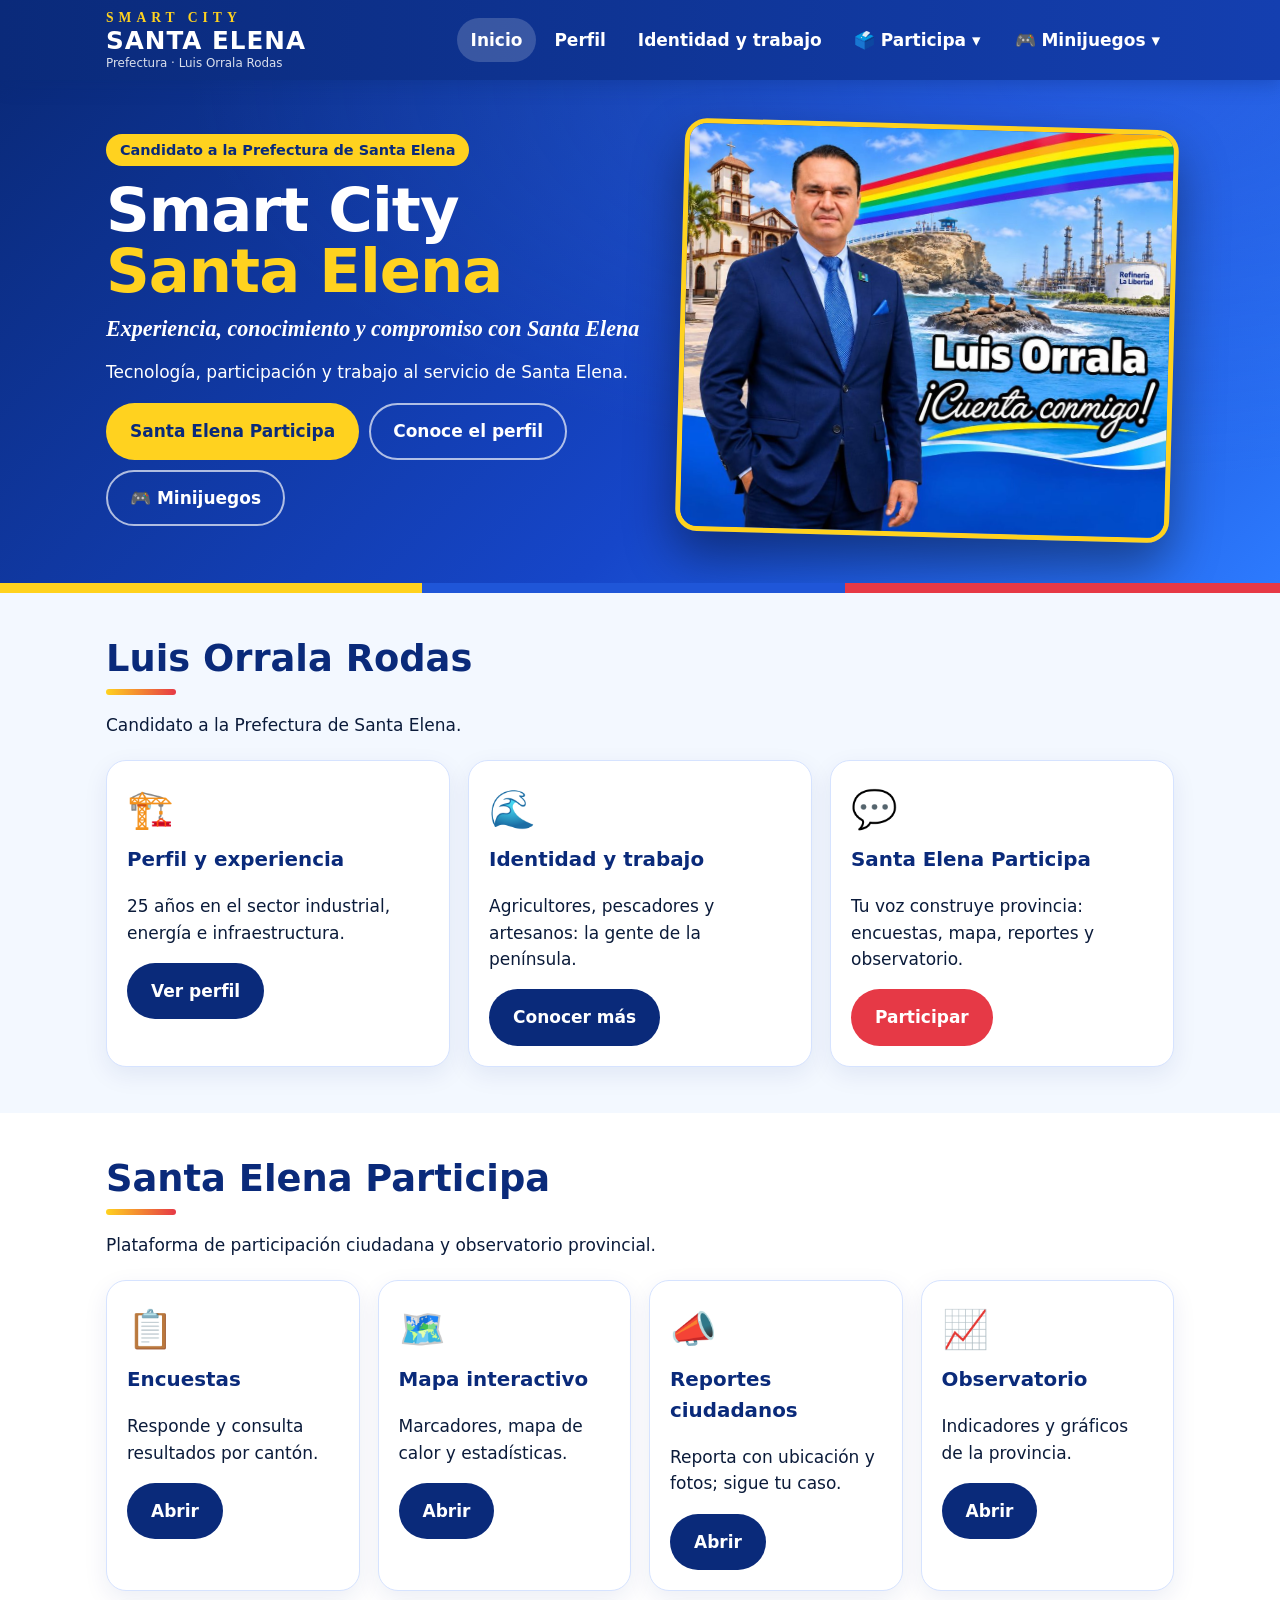
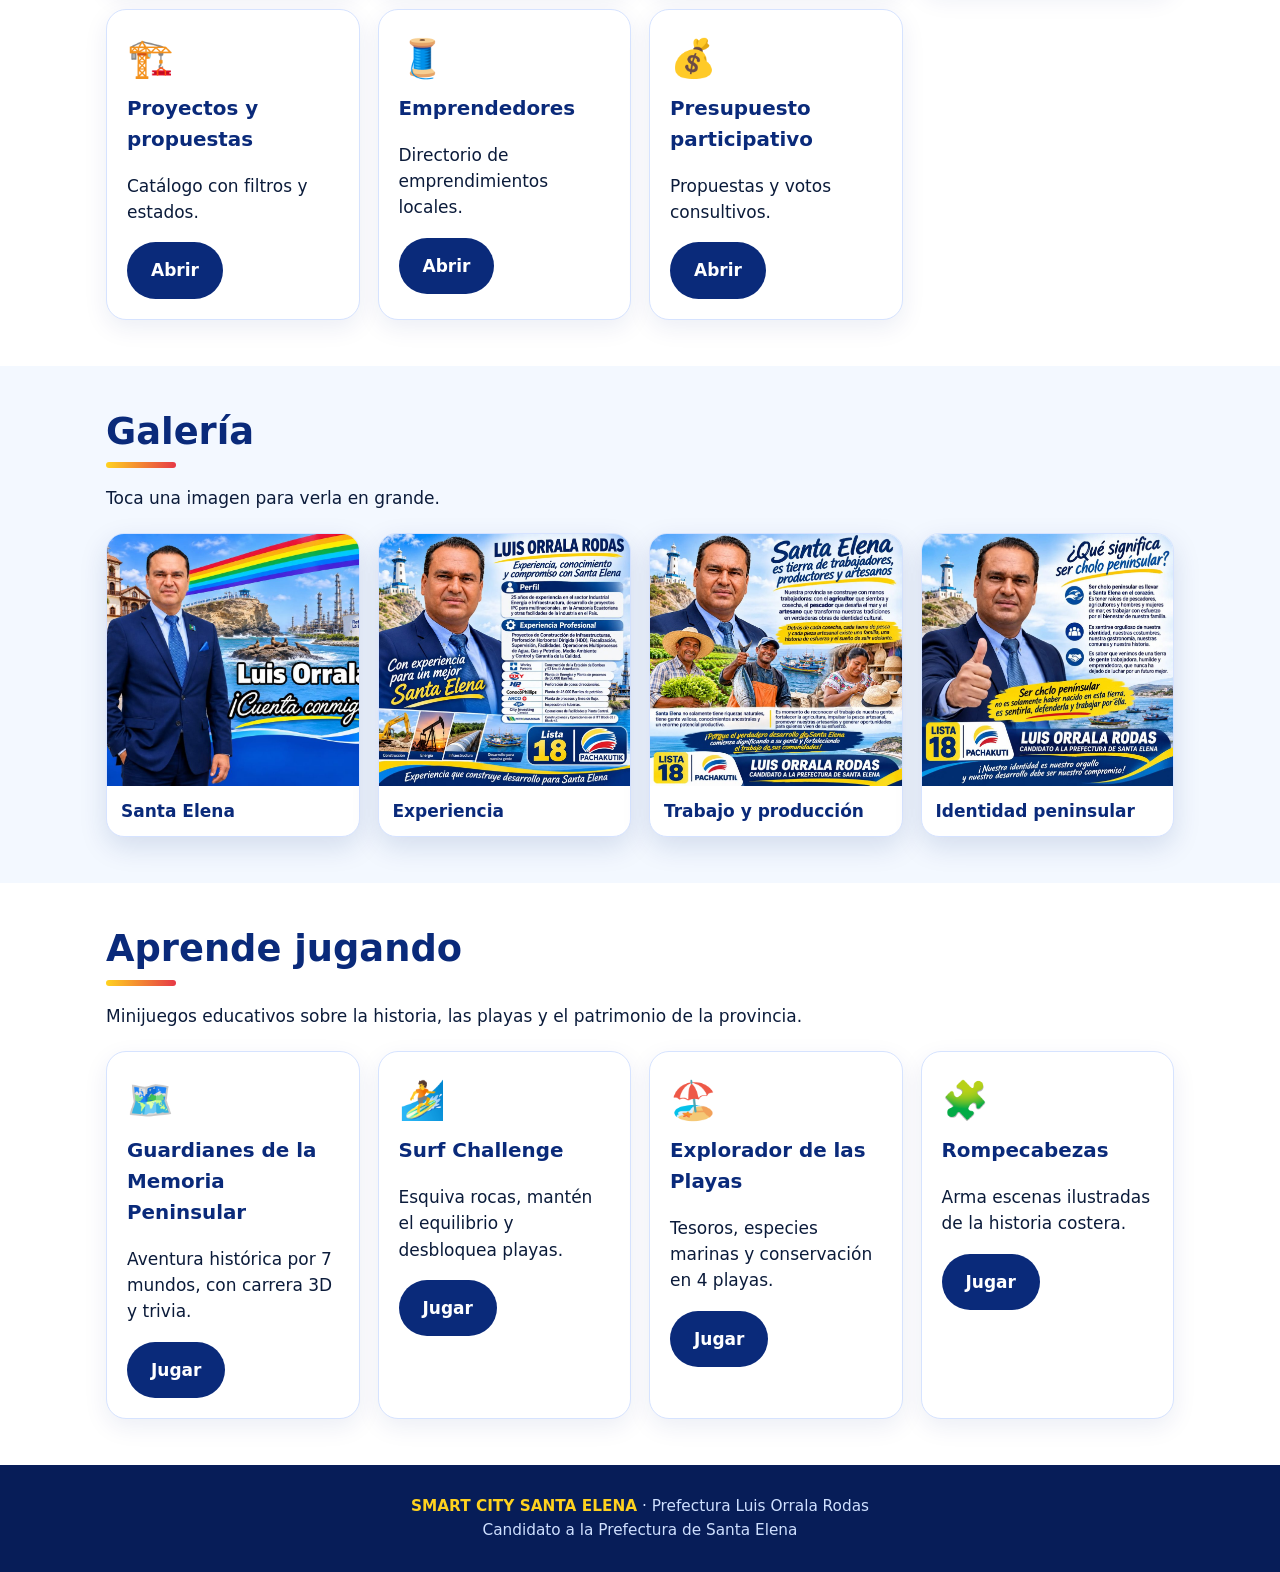
<file: index.html>
<!DOCTYPE html>
<html lang="es">
<head>
<meta charset="utf-8">
<meta name="viewport" content="width=device-width, initial-scale=1">
<meta name="theme-color" content="#0a2a7a">
<title>Smart City Santa Elena · Prefectura Luis Orrala Rodas</title>
<meta name="description" content="Smart City Santa Elena: sitio de Luis Orrala Rodas, candidato a la Prefectura de Santa Elena. Participación ciudadana, observatorio provincial y minijuegos educativos.">
<link rel="stylesheet" href="css/styles.css">
<link rel="stylesheet" href="css/site.css">
</head>
<body class="sitemode">
<a class="skip" href="#main">Saltar al contenido</a>
<header class="sh"><div class="sh-in">
<a class="brand" href="#inicio" onclick="Site.nav('inicio');return false"><span class="b1">SMART CITY</span><span class="b2">SANTA ELENA</span><small>Prefectura · Luis Orrala Rodas</small></a>
<button class="burger" id="bg" aria-label="Abrir menú" aria-expanded="false">☰</button>
<nav id="nv" aria-label="Principal">
<a href="#inicio" data-p="inicio" onclick="Site.nav('inicio');return false">Inicio</a>
<a href="#perfil" data-p="perfil" onclick="Site.nav('perfil');return false">Perfil</a>
<a href="#identidad" data-p="identidad" onclick="Site.nav('identidad');return false">Identidad y trabajo</a>
<div class="dd"><button class="nb" aria-haspopup="true">🗳️ Participa ▾</button><div class="ddm">
<button onclick="Site.px('')">Santa Elena Participa</button>
<button onclick="Site.px('encuestas')">📋 Encuestas</button>
<button onclick="Site.px('mapa')">🗺️ Mapa interactivo</button>
<button onclick="Site.px('reportes')">📣 Reportes ciudadanos</button>
<button onclick="Site.px('observatorio')">📈 Observatorio</button>
<button onclick="Site.px('proyectos')">🏗️ Proyectos y propuestas</button>
<button onclick="Site.px('emprendedores')">🧵 Emprendedores</button>
<button onclick="Site.px('presupuesto')">💰 Presupuesto participativo</button>
<button onclick="Site.px('admin')">🔐 Panel administrativo</button>
<button onclick="Site.px('privacidad')">🛡️ Privacidad</button></div></div>
<div class="dd"><button class="nb" aria-haspopup="true">🎮 Minijuegos ▾</button><div class="ddm">
<button onclick="Site.nav('minijuegos')">Ver todos los minijuegos</button>
<button onclick="Site.game('worlds')">🗺️ Guardianes de la Memoria</button>
<button onclick="Site.game('surfMenu')">🏄 Surf Challenge</button>
<button onclick="Site.game('playas')">🏖️ Explorador de las Playas</button>
<button onclick="Site.game('puzzles')">🧩 Rompecabezas</button>
<button onclick="Site.game('progress')">📊 Mi progreso</button></div></div>
</nav></div></header>
<div id="main"><main id="page"></main><div id="pxw" hidden><iframe id="pxf" title="Santa Elena Participa" allow="geolocation"></iframe></div><main id="app" hidden aria-live="polite"></main></div>
<footer class="sf" id="sf"></footer>
<div class="lb" id="lb" hidden onclick="this.hidden=true"></div>
<script src="js/data.js"></script>
<script src="js/storage.js"></script>
<script src="js/gl3d.js"></script>
<script src="js/game3d.js"></script>
<script src="js/puzzle.js"></script>
<script src="js/surf.js"></script>
<script src="js/playas.js"></script>
<script src="js/app.js"></script>
<script src="js/site.js"></script>
</body>
</html>
</file>
<file: css/styles.css>
:root{--gold:#f2c14e;--turq:#25d0c0;--deep:#06263d;--terra:#d9693f;--leaf:#38b36b;--txt:#f4f7f8;--card:#ffffff14;--bd:#ffffff2b;--fs:17px}
body.hc{--deep:#000;--card:#000;--bd:#fff;--txt:#fff;--gold:#ff0;--turq:#0ff}
body.big{--fs:22px}
body.calm *{animation:none!important;transition:none!important}
*{box-sizing:border-box}
body{margin:0;font:var(--fs)/1.55 "Segoe UI",system-ui,sans-serif;color:var(--txt);min-height:100vh;
background:radial-gradient(1200px 600px at 80% -10%,#1e6f8f55,transparent),radial-gradient(900px 500px at 0 100%,#d9693f33,transparent),linear-gradient(180deg,#06263d,#0a3d5c 60%,#0b2a3a);background-attachment:fixed}
#app{max-width:980px;margin:auto;padding:14px 14px 40px}
.page{animation:pg .5s ease both}@keyframes pg{from{opacity:0;transform:translateY(14px) scale(.985)}}
h1,h2,h3{font-family:Georgia,Cambria,serif;margin:.3em 0}
.gold{background:linear-gradient(90deg,#fff3c4,var(--gold),#e48b3a);-webkit-background-clip:text;background-clip:text;color:transparent}
.hero{position:relative;border-radius:26px;overflow:hidden;border:1px solid var(--bd);box-shadow:0 20px 60px #0008}
.hero svg{display:block;width:100%;height:auto}
.hero .ttl{position:absolute;left:0;right:0;top:6%;text-align:center;padding:0 12px}
.hero .ttl small{letter-spacing:6px;font-size:.6em;color:#fff;text-shadow:0 2px 8px #000a}
.hero h1{font-size:clamp(1.5rem,5.2vw,3rem);line-height:1.05;text-shadow:0 4px 18px #000a;letter-spacing:2px}
.hero .lema{font-style:italic;color:#fff;text-shadow:0 2px 8px #000a}
.w1{animation:sw 7s ease-in-out infinite alternate}.w2{animation:sw 9s ease-in-out infinite alternate-reverse}.w3{animation:sw 5s ease-in-out infinite alternate}
@keyframes sw{to{transform:translateX(-60px)}}
.sun{animation:pulse 4s ease-in-out infinite alternate;transform-origin:center;transform-box:fill-box}@keyframes pulse{to{transform:scale(1.08);opacity:.9}}
.bird{animation:fly 14s linear infinite}@keyframes fly{from{transform:translateX(-100px)}to{transform:translateX(900px)}}
.greca{height:14px;margin:18px 0;background:conic-gradient(from 90deg at 50% 50%,var(--gold) 25%,transparent 0 50%,var(--gold) 0 75%,transparent 0) 0 0/28px 14px;opacity:.8;border-radius:3px}
.setup{display:grid;grid-template-columns:1fr 1fr;gap:12px}
@media(max-width:560px){.setup{grid-template-columns:1fr}}
label{font-size:.85em;opacity:.9;display:block}
input,select{width:100%;padding:11px 12px;margin-top:4px;border-radius:12px;border:1px solid var(--bd);background:#0007;color:var(--txt);font:inherit}
.menu{display:grid;grid-template-columns:repeat(auto-fit,minmax(210px,1fr));gap:12px;margin-top:14px}
.tile,.btn{font:inherit;color:var(--txt);cursor:pointer;border:1px solid var(--bd);border-radius:18px;transition:.25s;text-align:left;position:relative}
.tile{padding:16px;background:var(--card);backdrop-filter:blur(8px);display:flex;gap:12px;align-items:center}
.tile .ic{font-size:2em;filter:drop-shadow(0 4px 8px #0008)}
.tile b{display:block}.tile small{opacity:.75}
.tile:hover:not(:disabled),.tile:focus-visible{transform:translateY(-4px);border-color:var(--gold);box-shadow:0 10px 30px #f2c14e33;outline:none}
.tile.main{grid-column:1/-1;background:linear-gradient(120deg,#d9693f,#f2c14e);color:#1b1004;font-size:1.15em;justify-content:center;font-weight:800;animation:glow 2.2s ease-in-out infinite alternate}
@keyframes glow{to{box-shadow:0 0 36px #f2c14e88}}
.tile:disabled{opacity:.45;cursor:not-allowed}
.btn{display:inline-block;padding:13px 20px;margin:8px 8px 8px 0;background:linear-gradient(120deg,#1fa99c,#1c6fa8);font-weight:700}
.btn:hover:not(:disabled),.btn:focus-visible{transform:translateY(-2px);box-shadow:0 8px 22px #25d0c055;outline:2px solid var(--gold)}
.btn.sec{background:linear-gradient(120deg,#d9693f,#a8452a)}.btn.ghost{background:var(--card)}.btn:disabled{opacity:.4}
.hud{display:flex;gap:12px;align-items:center;flex-wrap:wrap;padding:10px 14px;margin-bottom:14px;border:1px solid var(--bd);border-radius:16px;background:var(--card);backdrop-filter:blur(8px);position:sticky;top:8px;z-index:5}
.hud .xp{flex:1;min-width:120px}.hud b{color:var(--gold)}
.bar{height:12px;background:#0006;border-radius:8px;overflow:hidden;border:1px solid var(--bd)}
.bar i{display:block;height:100%;background:linear-gradient(90deg,var(--turq),var(--gold));transition:width .8s}
.grid{display:grid;grid-template-columns:repeat(auto-fit,minmax(220px,1fr));gap:14px}
.card{border:1px solid var(--bd);border-radius:20px;padding:16px;background:var(--card);backdrop-filter:blur(8px);animation:pg .5s both}
.world{min-height:180px;display:flex;flex-direction:column;justify-content:space-between;overflow:hidden}
.world .num{position:absolute;right:12px;top:-6px;font:900 5em Georgia,serif;opacity:.12}
.world.open{border-color:var(--gold);box-shadow:0 0 30px #f2c14e22}.world.lock{opacity:.55;filter:grayscale(.6)}
.tag{display:inline-block;font-size:.75em;padding:3px 10px;border-radius:99px;background:#0006;border:1px solid var(--bd)}
.sabio{display:flex;gap:12px;align-items:flex-start;padding:12px 14px;border-radius:16px;background:#f2c14e1f;border:1px solid #f2c14e66;margin:12px 0}
.sabio .av{font-size:2.2em;animation:bob 3s ease-in-out infinite}@keyframes bob{50%{transform:translateY(-5px)}}
.items{display:grid;grid-template-columns:repeat(auto-fit,minmax(190px,1fr));gap:10px}
.item{padding:16px;border-radius:16px;border:2px solid var(--bd);background:var(--card);color:var(--txt);font:inherit;cursor:pointer;transition:.2s}
.item:hover{transform:scale(1.03)}.item.sel{border-color:var(--turq);background:#25d0c033;box-shadow:0 0 20px #25d0c066}
.qtxt{font:600 1.35em Georgia,serif;margin:6px 0 14px}
.opt{display:flex;gap:12px;align-items:center;width:100%;padding:14px;margin:9px 0;border-radius:16px;border:2px solid var(--bd);background:var(--card);color:var(--txt);font:inherit;text-align:left;cursor:pointer;transition:.2s}
.opt:hover:not(:disabled){border-color:var(--gold);transform:translateX(6px)}
.opt .l{flex:none;width:34px;height:34px;border-radius:50%;display:grid;place-items:center;background:var(--gold);color:#222;font-weight:800}
.opt.ok{background:#38b36b55;border-color:var(--leaf)}.opt.no{background:#c0392b55;border-color:#e74c3c;animation:shake .4s}
@keyframes shake{25%{transform:translateX(-6px)}75%{transform:translateX(6px)}}
.opt:disabled{cursor:default}
.badge{font-size:4em;animation:pop .8s cubic-bezier(.2,1.6,.4,1) both}@keyframes pop{from{transform:scale(0) rotate(-40deg)}}
.stat{text-align:center}.stat b{display:block;font:800 2em Georgia,serif;color:var(--gold)}
small{opacity:.8}
.stage{position:relative}.stage canvas{width:100%;height:auto;border-radius:20px;border:1px solid var(--bd);display:block;touch-action:manipulation;box-shadow:0 14px 40px #0008}.ov{position:absolute;inset:0;display:grid;place-items:center;background:#000b;border-radius:20px;padding:10px;overflow:auto}.ov[hidden]{display:none}.ov .card{background:#0b2e44;max-width:640px;width:100%}.pad{display:flex;gap:10px;margin-top:8px}.pad .btn{flex:1;text-align:center;font-size:1.1em;touch-action:manipulation;margin:0}
.hb{position:absolute;left:10px;top:8px;padding:6px 12px;border-radius:12px;background:#0008;font-weight:700;color:#fff}.gq{position:absolute;left:8px;right:8px;top:46px;padding:10px;border-radius:14px;background:#000b;color:#fff;font-size:.8em}.gq .ch{display:inline-block;min-width:22px;text-align:center;border-radius:6px;color:#111;font-weight:800;margin:0 4px 0 8px}.world{position:relative}.wimg{position:absolute;inset:0;width:100%;height:100%;object-fit:cover;opacity:.3;z-index:0}.world>*:not(.wimg){position:relative;z-index:1}.world .num{position:absolute}
.parea{position:relative;width:100%;max-width:700px;margin:12px auto;touch-action:none;user-select:none}.pboard{position:absolute;left:0;top:0;border:2px dashed var(--gold);border-radius:6px;overflow:hidden;background:#0004}.pghost{position:absolute;inset:0;background-size:100% 100%;opacity:0;transition:opacity .4s}.piece{position:absolute;background-repeat:no-repeat;border:1px solid #fff7;box-shadow:0 4px 10px #0008;cursor:grab;touch-action:none}.piece.ok{box-shadow:none;border-color:transparent;cursor:default}.piece.drag{cursor:grabbing;box-shadow:0 14px 28px #000b;transform:scale(1.04)}.pthumb{width:100%;height:150px;object-fit:cover;border-radius:12px;display:block;margin-bottom:6px}
.locked{opacity:.5}.escena{position:relative;height:340px;border-radius:20px;overflow:hidden;border:1px solid var(--bd);margin:10px 0}.it{position:absolute;transform:translate(-50%,-50%);font-size:2.2em;background:none;border:0;cursor:pointer;filter:drop-shadow(0 4px 6px #0008);transition:.2s}.it:hover,.it:focus-visible{transform:translate(-50%,-50%) scale(1.25);outline:none}.it.found{opacity:.25;pointer-events:none}
</file>
<file: css/site.css>
:root{--n:#0a2a7a;--b:#1f56d8;--y:#ffd21f;--r:#e63946;--s:#eaf4ff}
body.sitemode{background:#f3f8ff;color:#0b1b3a}
.skip{position:absolute;left:-999px}.skip:focus{left:8px;top:8px;background:#ffd21f;color:#000;padding:8px 12px;z-index:99;border-radius:8px}
.sh{position:sticky;top:0;z-index:60;background:linear-gradient(90deg,#0a2a7a,#143fb0);color:#fff;box-shadow:0 4px 18px #0a2a7a55}
.sh-in{max-width:1100px;margin:auto;display:flex;align-items:center;gap:14px;padding:10px 16px;flex-wrap:wrap}
.brand{display:flex;flex-direction:column;line-height:1.05;text-decoration:none;color:#fff}.b1{font:800 .8em Georgia,serif;letter-spacing:5px;color:var(--y)}.b2{font:900 1.45em system-ui;letter-spacing:1px}.brand small{opacity:.85;font-size:.7em;margin-top:2px}
nav{margin-left:auto;display:flex;gap:4px;align-items:center}
nav a,nav .nb{color:#fff;text-decoration:none;padding:9px 14px;border-radius:99px;font:inherit;font-weight:600;background:none;border:0;cursor:pointer}
nav a:hover,nav .nb:hover,nav a.act{background:#ffffff2e}
.dd{position:relative}.ddm{display:none;position:absolute;right:0;top:112%;min-width:270px;background:#fff;border-radius:16px;padding:8px;box-shadow:0 18px 40px #0a2a7a66}.dd.open .ddm{display:block}
.ddm button{display:block;width:100%;text-align:left;padding:11px 12px;border:0;background:none;border-radius:10px;font:inherit;cursor:pointer;color:#0b1b3a}.ddm button:hover{background:#eaf1ff}
.burger{display:none;margin-left:auto;background:#ffffff2e;border:0;color:#fff;font-size:1.4em;border-radius:10px;padding:4px 12px}
@media(max-width:860px){.burger{display:block}nav{display:none;width:100%;flex-direction:column;align-items:stretch;margin:0}nav.open{display:flex}.ddm{position:static;background:#ffffff1a;box-shadow:none}.ddm button{color:#fff}.ddm button:hover{background:#ffffff2e}}
.wrap{max-width:1100px;margin:auto;padding:0 16px}
.hero2{background:radial-gradient(900px 400px at 85% 0,#3b7bff66,transparent),linear-gradient(135deg,#0a2a7a,#1646c9 60%,#2d7bff);color:#fff;padding:44px 0 56px;position:relative;overflow:hidden}
.hero2:after{content:"";position:absolute;left:0;right:0;bottom:0;height:10px;background:linear-gradient(90deg,var(--y) 0 33%,#1f56d8 0 66%,var(--r) 0)}
.hero2 .wrap{display:grid;grid-template-columns:1.05fr .95fr;gap:28px;align-items:center}
@media(max-width:860px){.hero2 .wrap{grid-template-columns:1fr}}
.chip{display:inline-block;background:var(--y);color:#0a2a7a;font-weight:800;padding:5px 14px;border-radius:99px;font-size:.85em}
.hero2 h1{font:900 clamp(2.2rem,6vw,3.8rem)/1 system-ui;margin:14px 0;letter-spacing:-1px}.hero2 h1 em{color:var(--y);font-style:normal}
.lead{font:italic 600 1.3em Georgia,serif;margin:0 0 8px}
.cta{display:flex;gap:10px;flex-wrap:wrap;margin-top:18px}
.b{display:inline-block;padding:13px 22px;border-radius:99px;font:inherit;font-weight:800;text-decoration:none;border:2px solid transparent;cursor:pointer;transition:.2s}
.b-y{background:var(--y);color:#0a2a7a}.b-o{background:none;color:#fff;border-color:#ffffffaa}.b-n{background:var(--n);color:#fff}.b-r{background:var(--r);color:#fff}
.b:hover{transform:translateY(-3px);box-shadow:0 10px 24px #0004}
.himg{border-radius:22px;border:5px solid var(--y);box-shadow:0 24px 50px #0006;transform:rotate(1.5deg);width:100%;display:block}
.sec{padding:46px 0}.sec.alt{background:#fff}.sec h2{font:900 clamp(1.6rem,4vw,2.3rem)/1.1 system-ui;color:var(--n);margin:0 0 8px}.sec h2:after{content:"";display:block;width:70px;height:6px;border-radius:4px;margin-top:10px;background:linear-gradient(90deg,var(--y),var(--r))}
.sec p{max-width:70ch}
.c3{display:grid;grid-template-columns:repeat(auto-fit,minmax(250px,1fr));gap:18px;margin-top:22px}
.c{background:#fff;border:1px solid #d6e3ff;border-radius:20px;padding:20px;box-shadow:0 8px 24px #0a2a7a14;transition:.25s}.c:hover{transform:translateY(-5px);box-shadow:0 16px 36px #0a2a7a26}
.c .ic{font-size:2.2em}.c h3{margin:.3em 0;color:var(--n);font-family:system-ui}
.two{display:grid;grid-template-columns:1fr 1fr;gap:26px;align-items:center;margin:26px 0}.two img{width:100%;border-radius:18px;box-shadow:0 14px 34px #0a2a7a33}
@media(max-width:860px){.two{grid-template-columns:1fr}}
.pg{background:linear-gradient(135deg,#0a2a7a,#1f56d8);color:#fff;padding:36px 0}.pg h1{font:900 clamp(1.8rem,5vw,2.8rem) system-ui;margin:0}.pg p{margin:.4em 0 0;opacity:.92}
.exp{width:100%;border-collapse:collapse;margin-top:14px;background:#fff;border-radius:14px;overflow:hidden}.exp td{padding:12px 14px;border-bottom:1px solid #e3ecff}.exp td:first-child{font-weight:700;color:var(--n);width:34%}
.note{background:#fff8d6;border-left:6px solid var(--y);padding:10px 14px;border-radius:10px;margin:16px 0;font-size:.92em}
.frm label{display:block;font-weight:700;margin:12px 0 4px;color:var(--n)}.frm input,.frm select,.frm textarea{width:100%;padding:12px;border:2px solid #c9dbff;border-radius:12px;font:inherit;background:#fff;color:#0b1b3a}.frm textarea{min-height:120px}
.prop{background:#fff;border-left:6px solid var(--b);border-radius:12px;padding:12px 14px;margin:10px 0;box-shadow:0 4px 12px #0a2a7a14}
.sf{background:#071d58;color:#cfe0ff;padding:30px 16px;text-align:center;font-size:.9em}.sf b{color:var(--y)}.sf a{color:var(--y)}
body.gamemode .hud{top:78px}body.gamemode .sf{background:#050f33}
body.hc.sitemode{background:#000;color:#fff}body.hc .c,body.hc .sec.alt{background:#000;color:#fff;border-color:#fff}body.hc .sec h2,body.hc .c h3{color:var(--y)}

#pxf{width:100%;border:0;display:block;min-height:70vh;background:#f8fafc}
.gal{display:grid;grid-template-columns:repeat(auto-fit,minmax(230px,1fr));gap:18px;margin-top:22px}
.gal figure{margin:0;border-radius:18px;overflow:hidden;background:#fff;box-shadow:0 10px 28px #0a2a7a22;cursor:zoom-in;transition:.25s;border:1px solid #d6e3ff}.gal figure:hover{transform:translateY(-5px);box-shadow:0 18px 40px #0a2a7a38}
.gal img{width:100%;aspect-ratio:1/1;object-fit:cover;display:block}.gal figcaption{padding:12px 14px;font-weight:700;color:var(--n)}
.lb{position:fixed;inset:0;background:#000d;display:grid;place-items:center;z-index:100;padding:18px;cursor:zoom-out}.lb[hidden]{display:none}.lb img{max-width:100%;max-height:92vh;border-radius:14px;box-shadow:0 20px 60px #000}
.dd+.dd{margin-left:2px}
</file>
